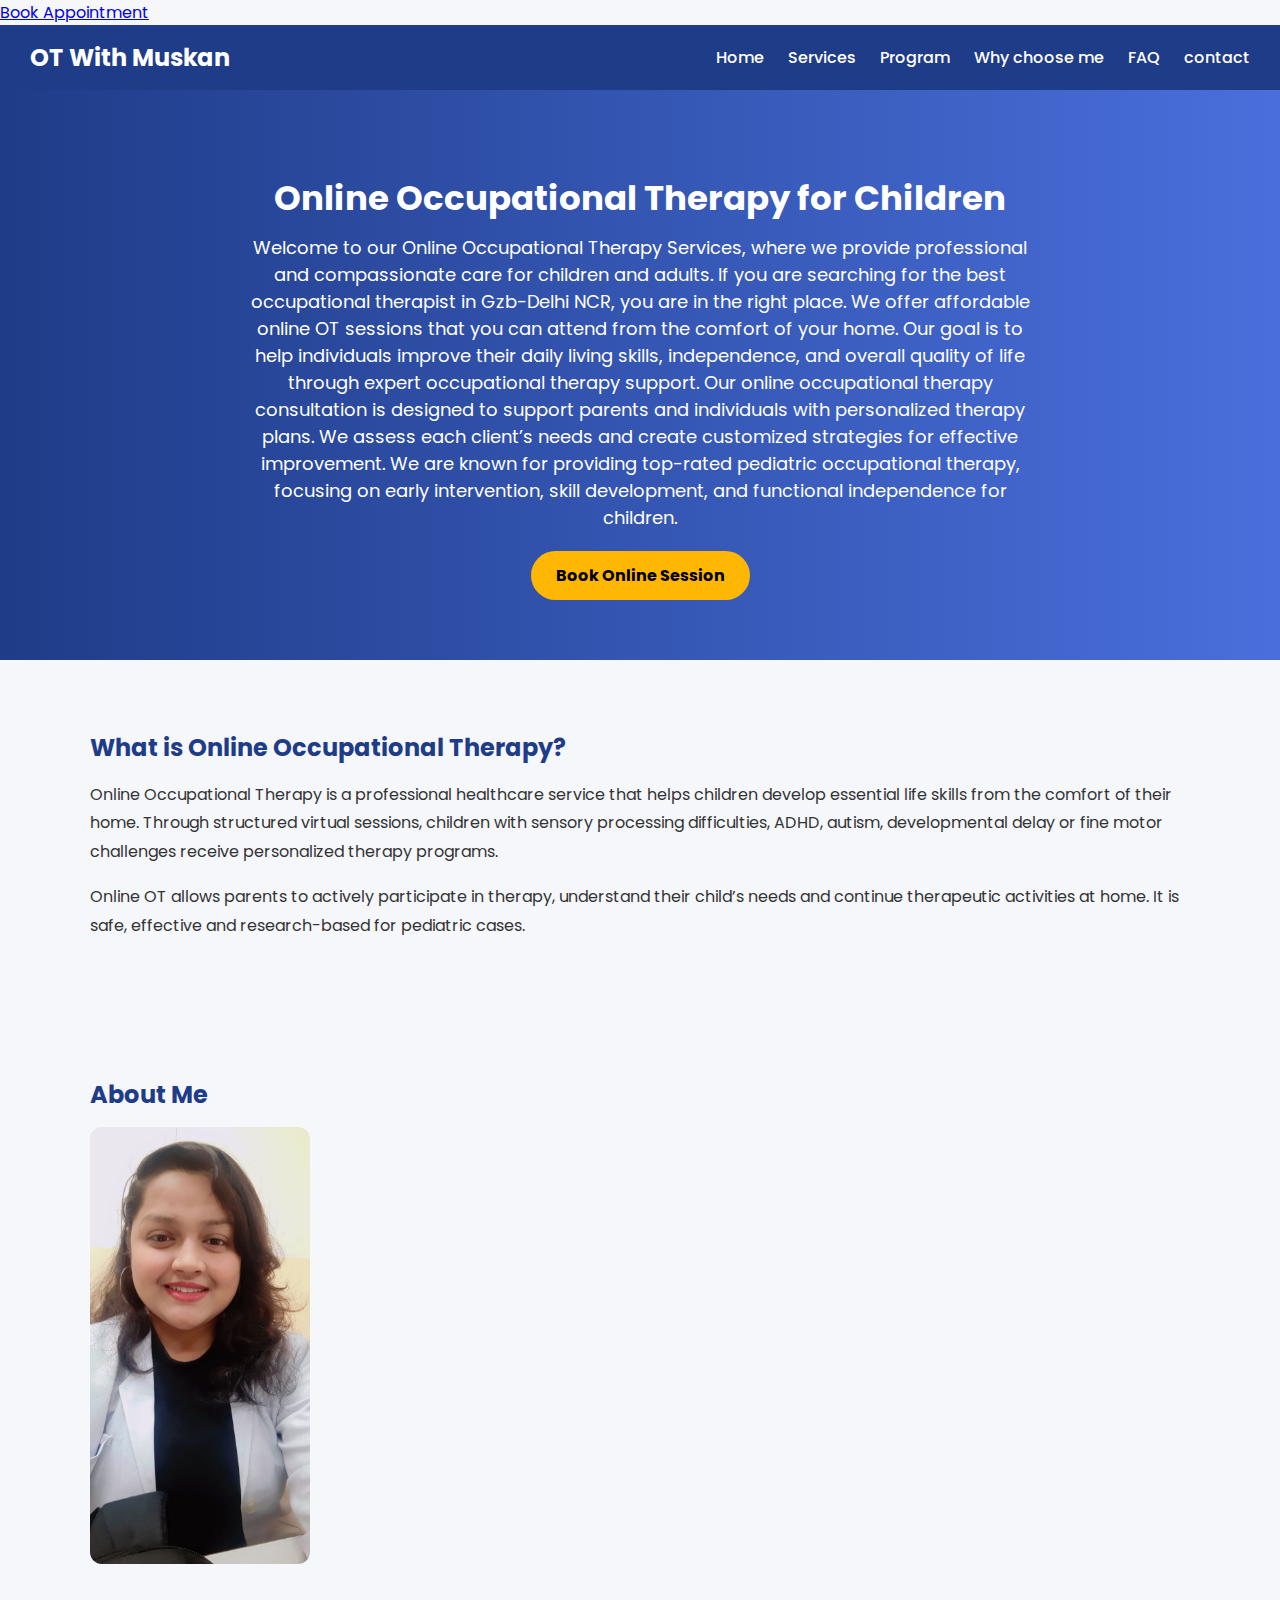
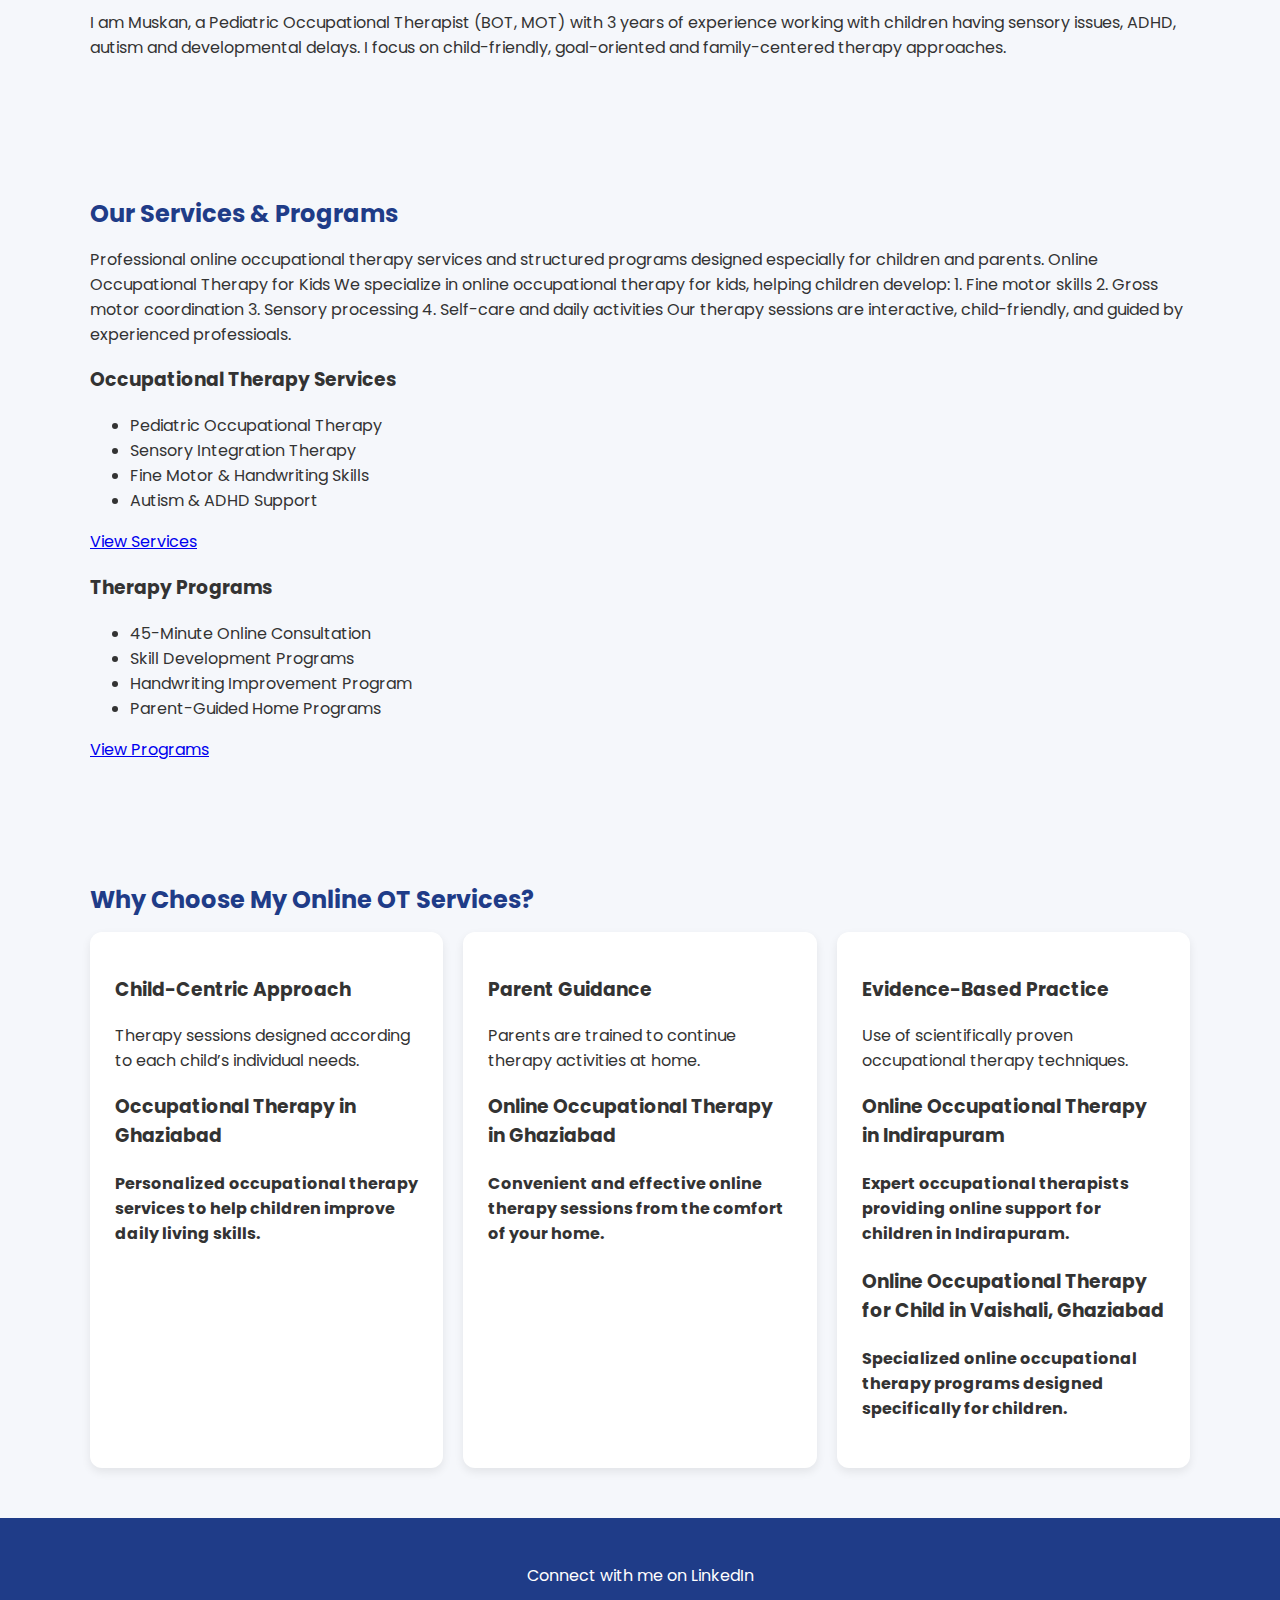
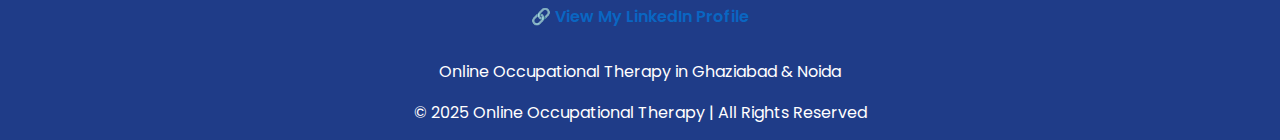
<file: index.html>
<!DOCTYPE html>
<html lang="en">
<head>
  <meta charset="UTF-8">
  <meta name="google-site-verification" content="bj5rQv3N8GSc-sTBqZ7uuMH0oEBHqq83A8IssiX3W_w"/>
  <title>Online Occupational Therapy for Kids | Pediatric OT Sessions</title>

  <!-- SEO META -->
  <meta name="description" content="Expert online pediatric occupational therapy services for children with sensory issues, ADHD, autism, fine motor delay & developmental delay. Personalized OT programs by Muskan (BOT, MOT).">
  <meta name="keywords" content="online occupational therapy, pediatric occupational therapy, sensory therapy online, OT for kids, ADHD OT, autism occupational therapy">
  <meta name="viewport" content="width=device-width, initial-scale=1.0">

  <!-- GOOGLE FONT -->
  <link href="https://fonts.googleapis.com/css2?family=Poppins:wght@300;400;600&display=swap" rel="stylesheet">

  <style>
    body {
      margin: 0;
      font-family: 'Poppins', sans-serif;
      background: #f5f7fb;
      color: #333;
    }

    /* NAVBAR */
    nav {
      background: #1f3c88;
      padding: 15px 30px;
      display: flex;
      justify-content: space-between;
      align-items: center;
    }

    nav h2 {
      color: #fff;
      margin: 0;
    }

    nav a {
      color: #fff;
      margin-left: 20px;
      text-decoration: none;
      font-weight: 500;
    }

    /* HERO */
    .hero {
      background: linear-gradient(to right, #1f3c88, #4a6fdc);
      color: #fff;
      padding: 60px 20px;
      text-align: center;
    }

    .hero h1 {
      font-size: 34px;
      margin-bottom: 10px;
    }

    .hero p {
      font-size: 18px;
      max-width: 800px;
      margin: auto;
    }

    .btn {
      display: inline-block;
      margin-top: 20px;
      background: #ffb703;
      color: #000;
      padding: 12px 25px;
      border-radius: 30px;
      font-weight: bold;
      text-decoration: none;
    }

    /* SECTION */
    .section {
      padding: 50px 20px;
      max-width: 1100px;
      margin: auto;
    }

    .section h2 {
      color: #1f3c88;
      margin-bottom: 15px;
    }

    /* ABOUT OT */
    .about-ot p {
      line-height: 1.8;
      font-size: 16px;
    }

    /* ABOUT ME */
    .about-me {
      display: flex;
      gap: 30px;
      align-items: center;
      flex-wrap: wrap;
    }

    .about-me img {
      width: 220px;
      border-radius: 12px;
    }

    /* WHY CHOOSE */
    .cards {
      display: grid;
      grid-template-columns: repeat(auto-fit, minmax(250px, 1fr));
      gap: 20px;
    }

    .card {
      background: #fff;
      padding: 25px;
      border-radius: 12px;
      box-shadow: 0 4px 10px rgba(0,0,0,0.08);
    }

    /* FOOTER */
    footer {
      background: #1f3c88;
      color: #fff;
      text-align: center;
      padding: 15px;
    }

    
  </style>
</head>
  <!-- Google Form Floating Button -->
<a 
  href="https://docs.google.com/forms/d/e/1FAIpQLSdyMuUWPi9CalqtgPubW4lsFG9orA9VaGuRTTgtri1zzvFpuw/viewform?usp=header" 
  class="form-float-btn" 
  target="_blank"
>
Book Appointment
</a>


<body>

<!-- NAV -->
<nav>
  <h2>OT With Muskan</h2>
  <div>
    <a href="index.html">Home</a>
    <a href="services.html">Services</a>
    <a href="program.html">Program</a>
    <a href="Why choose me.html">Why choose me</a>
    <a href="FAQ.html">FAQ</a>
    <a href="contact.html">contact</a>
  </div>
</nav>

<!-- HERO -->
<section class="hero">
  <h1>Online Occupational Therapy for Children</h1>
  <p>
    Welcome to our Online Occupational Therapy Services, where we provide professional
    and compassionate care for children and adults. 
    If you are searching for the best occupational therapist in Gzb-Delhi NCR, you are in the right place.
    We offer affordable online OT sessions that you can attend from the comfort of your home.
    Our goal is to help individuals improve their daily living skills, independence, and overall quality of life through expert occupational therapy support.
    Our online occupational therapy consultation is designed to support parents and individuals with personalized therapy plans.
    We assess each client’s needs and create customized strategies for effective improvement.
    We are known for providing top-rated pediatric occupational therapy, focusing on early intervention, skill development, and functional independence for children.
  </p>
  <a href="program.html" class="btn">Book Online Session</a>
</section>

<!-- ABOUT OT -->
<section class="section about-ot">
  <h2>What is Online Occupational Therapy?</h2>
  <p>
    Online Occupational Therapy is a professional healthcare service that helps
    children develop essential life skills from the comfort of their home.
    Through structured virtual sessions, children with sensory processing
    difficulties, ADHD, autism, developmental delay or fine motor challenges
    receive personalized therapy programs.
  </p>
  <p>
    Online OT allows parents to actively participate in therapy, understand
    their child’s needs and continue therapeutic activities at home. It is
    safe, effective and research-based for pediatric cases.
  </p>
</section>

<!-- ABOUT ME SHORT -->
<section class="section">
  <h2>About Me</h2>
  <div class="about-me">
    <img src="profile.jpg" alt="Pediatric Occupational Therapist">
    <p>
      I am Muskan, a Pediatric Occupational Therapist (BOT, MOT) with 3 years
      of experience working with children having sensory issues, ADHD, autism
      and developmental delays. I focus on child-friendly, goal-oriented and
      family-centered therapy approaches.
    </p>
  </div>
</section>

  <!-- SERVICES & PROGRAMS PREVIEW -->
<section class="section home-preview">
  <div class="container">

    <h2 class="center-heading">Our Services & Programs</h2>
    <p class="center-text">
      Professional online occupational therapy services and structured programs
      designed especially for children and parents.
      Online Occupational Therapy for Kids
      We specialize in online occupational therapy for kids, helping children develop:
      1. Fine motor skills
      2. Gross motor coordination
      3. Sensory processing
      4. Self-care and daily activities
      Our therapy sessions are interactive, child-friendly, and guided by experienced professioals.
    </p>

    <div class="preview-grid">

      <!-- SERVICES -->
      <div class="preview-card">
        <h3>Occupational Therapy Services</h3>
        <ul>
          <li>Pediatric Occupational Therapy</li>
          <li>Sensory Integration Therapy</li>
          <li>Fine Motor & Handwriting Skills</li>
          <li>Autism & ADHD Support</li>
        </ul>
        <a href="services.html" class="btn-primary">View Services</a>
      </div>

      <!-- PROGRAMS -->
      <div class="preview-card">
        <h3>Therapy Programs</h3>
        <ul>
          <li>45-Minute Online Consultation</li>
          <li>Skill Development Programs</li>
          <li>Handwriting Improvement Program</li>
          <li>Parent-Guided Home Programs</li>
        </ul>
        <a href="program.html" class="btn-primary">View Programs</a>
      </div>

    </div>

  
  </div>
</section>


<!-- WHY CHOOSE -->
<section class="section">
  <h2>Why Choose My Online OT Services?</h2>
  <div class="cards">
    <div class="card">
      <h3>Child-Centric Approach</h3>
      <p>Therapy sessions designed according to each child’s individual needs.</p>
      <h3>Occupational Therapy in Ghaziabad</h3>
      <h4>Personalized occupational therapy services to help children improve daily living skills.</h4>
      </div>
      <div class="card">
      <h3>Parent Guidance</h3>
      <p>Parents are trained to continue therapy activities at home.</p>
      <h3>Online Occupational Therapy in Ghaziabad</h3>    
      <h4>Convenient and effective online therapy sessions from the comfort of your home.</h4>
      </div>
      <div class="card">
      <h3>Evidence-Based Practice</h3>
      <p>Use of scientifically proven occupational therapy techniques.</p>
      <h3>Online Occupational Therapy in Indirapuram</h3>
      <h4>Expert occupational therapists providing online support for children in Indirapuram.</h4>
      <h3>Online Occupational Therapy for Child in Vaishali, Ghaziabad</h3>
      <h4>Specialized online occupational therapy programs designed specifically for children.</h4>
      </div>
     </div>
</section>

<!-- FOOTER -->
<footer>
  <div style="text-align:center; margin: 30px 0;">
  <p style="font-size:16px;">Connect with me on LinkedIn</p>
  <a href="https://www.linkedin.com/in/muskan-saini-85656321a/" target="_blank"
     style="text-decoration:none; color:#0A66C2; font-weight:600;">
    🔗 View My LinkedIn Profile
  </a>
</div>

  <p>
  <a href="online-occupational-therapy-ghaziabad-noida.html" style="color:#ffffff; text-decoration:none;">
    Online Occupational Therapy in Ghaziabad & Noida
  </a>
</p>

  © 2025 Online Occupational Therapy | All Rights Reserved
</footer>



</body>
</html>
</file>
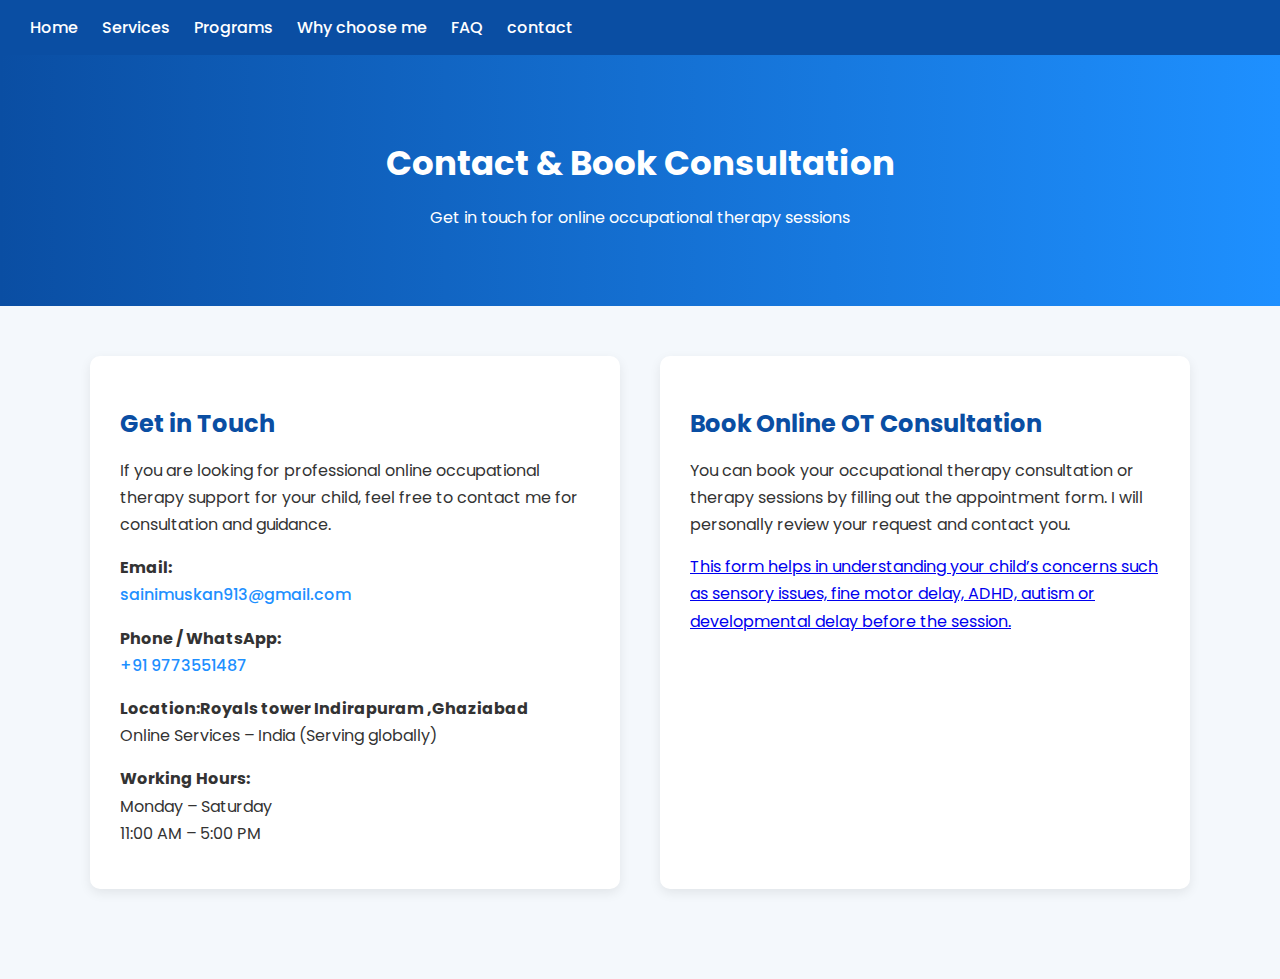
<file: contact.html>
<!DOCTYPE html>
<html lang="en">
<head>
  <meta charset="UTF-8">
  <title>Contact Online Occupational Therapist | Book OT Consultation</title>

  <!-- SEO Meta -->
  <meta name="description" content="Contact Muskan, certified pediatric occupational therapist for online OT consultation, therapy sessions, sensory integration and child development support. Book appointments easily.">
  <meta name="keywords" content="contact occupational therapist, online OT consultation, pediatric OT contact, sensory therapy online, book OT session">
  <meta name="viewport" content="width=device-width, initial-scale=1.0">

  <!-- Google Font -->
  <link href="https://fonts.googleapis.com/css2?family=Poppins:wght@300;400;600&display=swap" rel="stylesheet">

  <!-- CSS -->
  <style>
    body {
      margin: 0;
      font-family: 'Poppins', sans-serif;
      background-color: #f4f8fc;
      color: #333;
    }

    /* Navbar */
    nav {
      background-color: #0a4ea3;
      padding: 15px 30px;
    }
    nav a {
      color: #fff;
      margin-right: 20px;
      text-decoration: none;
      font-weight: 500;
    }

    /* Page Header */
    .page-header {
      background: linear-gradient(90deg, #0a4ea3, #1e90ff);
      color: white;
      padding: 60px 20px;
      text-align: center;
    }
    .page-header h1 {
      font-size: 34px;
      margin-bottom: 10px;
    }

    /* Section */
    .section {
      max-width: 1100px;
      margin: auto;
      padding: 50px 20px;
      display: grid;
      grid-template-columns: 1fr 1fr;
      gap: 40px;
    }

    .card {
      background: white;
      padding: 30px;
      border-radius: 10px;
      box-shadow: 0 4px 12px rgba(0,0,0,0.08);
    }

    .card h2 {
      color: #0a4ea3;
      margin-bottom: 15px;
    }

    .card p {
      line-height: 1.7;
      margin-bottom: 12px;
    }

    /* Contact Links */
    .contact-link a {
      color: #1e90ff;
      font-weight: 500;
      text-decoration: none;
    }

    /* Google Form Button */
    .form-button {
      display: inline-block;
      margin-top: 15px;
      background: #1e90ff;
      color: white;
      padding: 12px 22px;
      border-radius: 6px;
      text-decoration: none;
      font-weight: 600;
    }

    /* Responsive */
    @media (max-width: 768px) {
      .section {
        grid-template-columns: 1fr;
      }
    }
  </style>
</head>

<body>

<!-- NAVBAR -->
<nav>
  <a href="index.html">Home</a>
  <a href="services.html">Services</a>
  <a href="program.html">Programs</a>
  <a href="Why choose me.html">Why choose me</a>
  <a href="faq.html">FAQ</a>
  <a href="contact.html">contact</a>
</nav>

<!-- HEADER -->
<div class="page-header">
  <h1>Contact & Book Consultation</h1>
  <p>Get in touch for online occupational therapy sessions</p>
</div>

<!-- MAIN CONTENT -->
<div class="section">

  <!-- CONTACT INFO -->
  <div class="card">
    <h2>Get in Touch</h2>
    <p>If you are looking for professional online occupational therapy support for your child, feel free to contact me for consultation and guidance.</p>

    <p class="contact-link"><strong>Email:</strong><br>
      <a href="sainimuskan913@gmail.com">sainimuskan913@gmail.com</a>
    </p>

    <p class="contact-link"><strong>Phone / WhatsApp:</strong><br>
      <a href="tel:+919876543210">+91 9773551487</a>
    </p>

    <p><strong>Location:Royals tower Indirapuram ,Ghaziabad</strong><br>
      Online Services – India (Serving globally)
    </p>

    <p><strong>Working Hours:</strong><br>
      Monday – Saturday<br>
      11:00 AM – 5:00 PM
    </p>
  </div>

  <!-- BOOKING -->
  <div class="card">
    <h2>Book Online OT Consultation</h2>
    <p>You can book your occupational therapy consultation or therapy sessions by filling out the appointment form. I will personally review your request and contact you.</p>

    <!-- Google Form Link -->
    <a href="https://docs.google.com/forms/d/e/1FAIpQLSdyMuUWPi9CalqtgPubW4lsFG9orA9VaGuRTTgtri1zzvFpuw/viewform?usp=header"
      Book Consultation via Form
    </a>

    <p style="margin-top:15px;">
      This form helps in understanding your child’s concerns such as sensory issues, fine motor delay, ADHD, autism or developmental delay before the session.
    </p>
  </div>

</div>

</body>
</html>
</file>
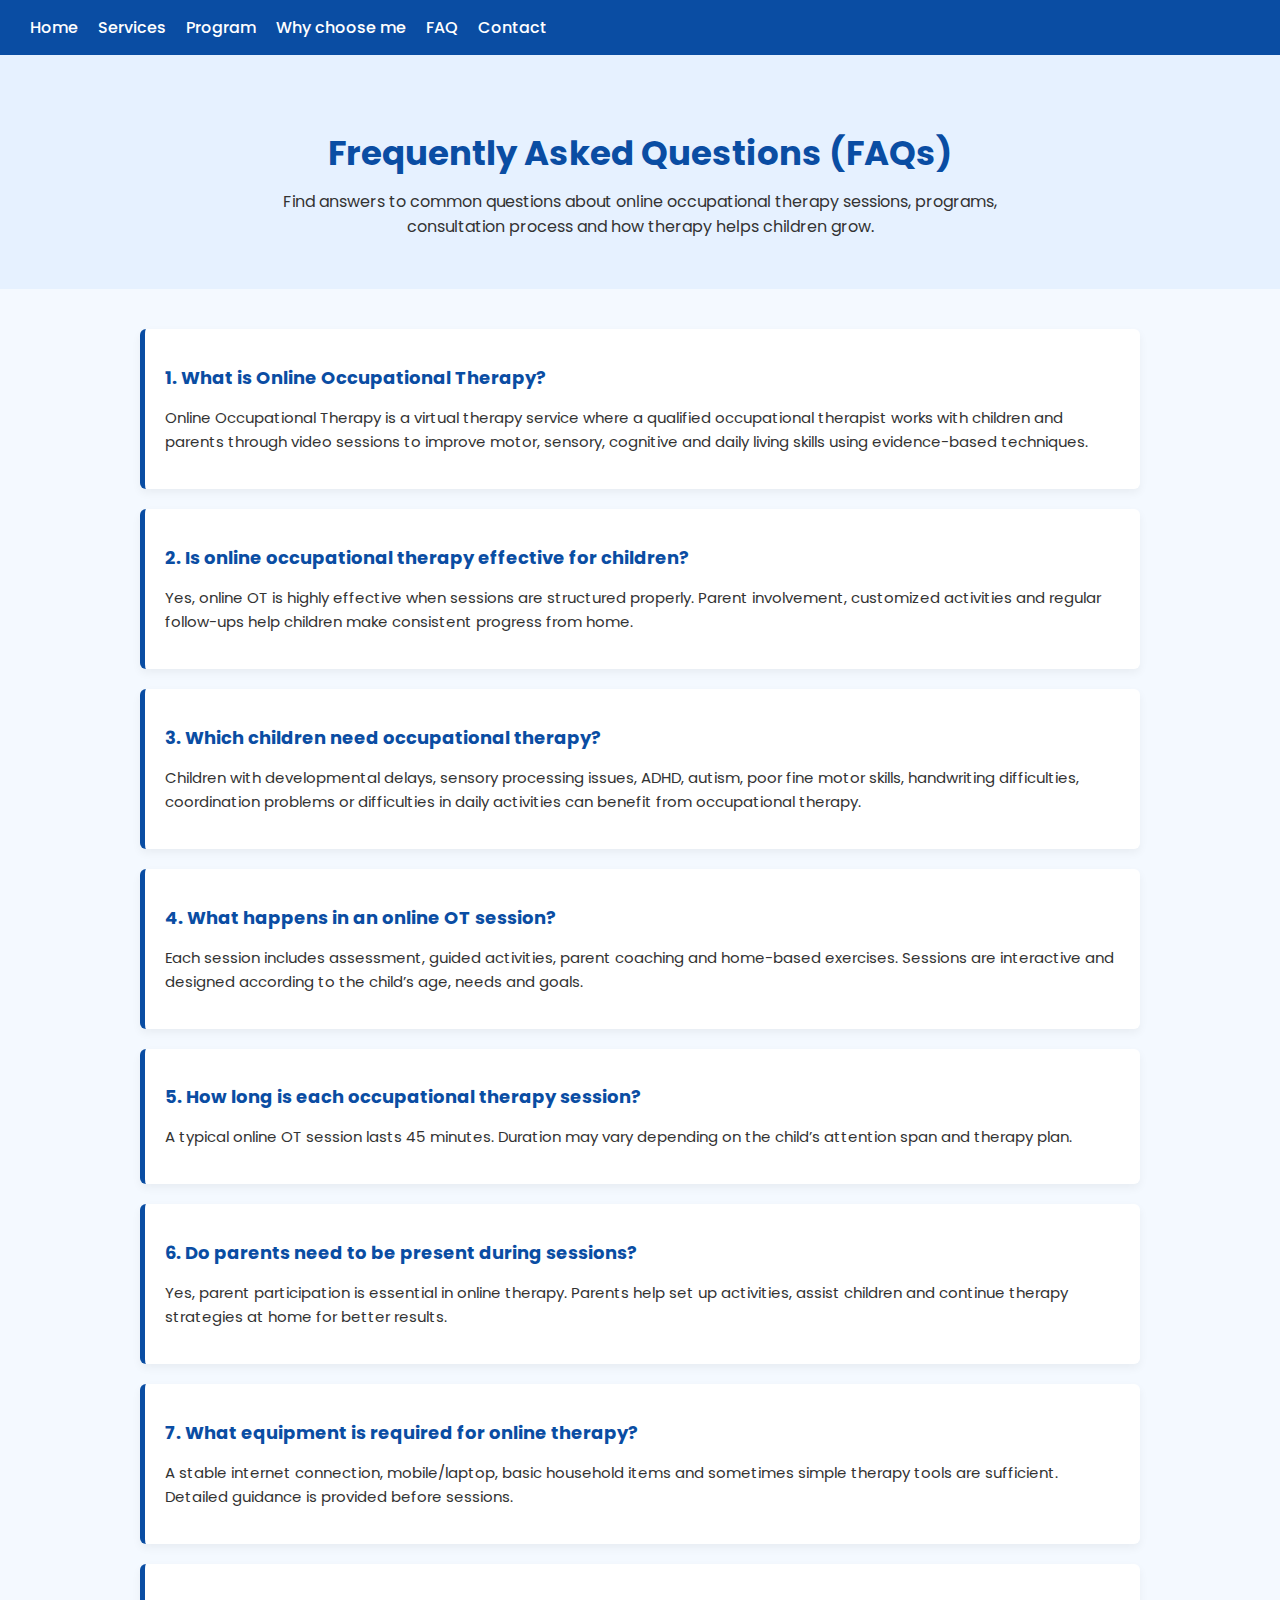
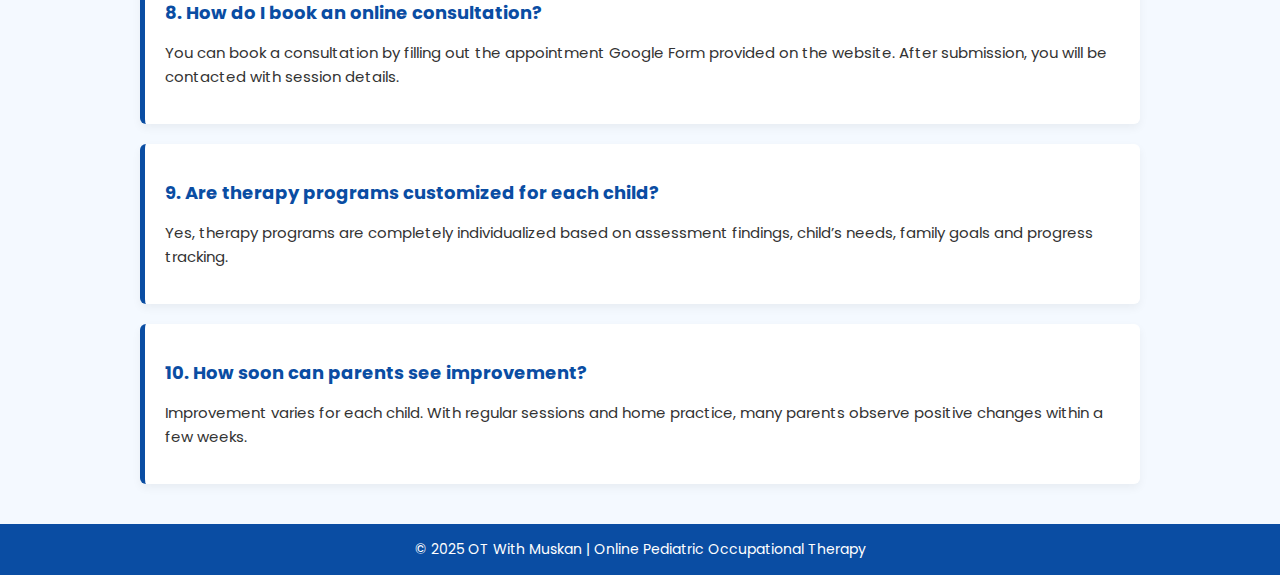
<file: FAQ.html>
<!DOCTYPE html>
<html lang="en">
<head>
  <meta charset="UTF-8">
  <meta name="viewport" content="width=device-width, initial-scale=1.0">

  <title>FAQs – Online Occupational Therapy for Children | OT With Muskan</title>

  <meta name="description" content="Frequently Asked Questions about online pediatric occupational therapy, sessions, programs, consultation process, fees, benefits and parental involvement.">

  <!-- GOOGLE FONT -->
  <link href="https://fonts.googleapis.com/css2?family=Poppins:wght@300;400;500;600&display=swap" rel="stylesheet">

  <style>
    body {
      margin: 0;
      font-family: 'Poppins', sans-serif;
      background-color: #f4f9ff;
      color: #333;
    }

    /* NAVBAR */
    .navbar {
      background-color: #0a4da3;
      padding: 15px 30px;
    }

    .navbar ul {
      list-style: none;
      margin: 0;
      padding: 0;
      display: flex;
      gap: 20px;
    }

    .navbar ul li a {
      color: #ffffff;
      text-decoration: none;
      font-weight: 500;
    }

    .navbar ul li a:hover {
      text-decoration: underline;
    }

    /* PAGE HEADER */
    .page-header {
      background-color: #e6f1ff;
      padding: 50px 20px;
      text-align: center;
    }

    .page-header h1 {
      color: #0a4da3;
      font-size: 34px;
      margin-bottom: 10px;
    }

    .page-header p {
      max-width: 800px;
      margin: auto;
      font-size: 16px;
    }

    /* FAQ SECTION */
    .faq-section {
      max-width: 1000px;
      margin: 40px auto;
      padding: 0 20px;
    }

    .faq-item {
      background: #ffffff;
      border-left: 5px solid #0a4da3;
      padding: 20px;
      margin-bottom: 20px;
      border-radius: 6px;
      box-shadow: 0 4px 10px rgba(0,0,0,0.05);
    }

    .faq-item h2 {
      font-size: 18px;
      color: #0a4da3;
      margin-bottom: 8px;
    }

    .faq-item p {
      font-size: 15px;
      line-height: 1.6;
    }

    /* FOOTER */
    footer {
      background-color: #0a4da3;
      color: #fff;
      text-align: center;
      padding: 15px;
      margin-top: 40px;
      font-size: 14px;
    }
  </style>
</head>

<body>

  <!-- NAVBAR -->
  <div class="navbar">
    <ul>
      <li><a href="index.html">Home</a></li>
      <li><a href="services.html">Services</a></li>
      <li><a href="program.html">Program</a></li>
      <li><a href="Why choose me.html">Why choose me</a></li>
      <li><a href="faq.html">FAQ</a></li>
      <li><a href="contact.html">Contact</a></li>
    </ul>
  </div>

  <!-- HEADER -->
  <div class="page-header">
    <h1>Frequently Asked Questions (FAQs)</h1>
    <p>
      Find answers to common questions about online occupational therapy sessions,
      programs, consultation process and how therapy helps children grow.
    </p>
  </div>

  <!-- FAQ CONTENT -->
  <div class="faq-section">

    <div class="faq-item">
      <h2>1. What is Online Occupational Therapy?</h2>
      <p>
        Online Occupational Therapy is a virtual therapy service where a qualified occupational therapist
        works with children and parents through video sessions to improve motor, sensory, cognitive and
        daily living skills using evidence-based techniques.
      </p>
    </div>

    <div class="faq-item">
      <h2>2. Is online occupational therapy effective for children?</h2>
      <p>
        Yes, online OT is highly effective when sessions are structured properly. Parent involvement,
        customized activities and regular follow-ups help children make consistent progress from home.
      </p>
    </div>

    <div class="faq-item">
      <h2>3. Which children need occupational therapy?</h2>
      <p>
        Children with developmental delays, sensory processing issues, ADHD, autism, poor fine motor skills,
        handwriting difficulties, coordination problems or difficulties in daily activities can benefit
        from occupational therapy.
      </p>
    </div>

    <div class="faq-item">
      <h2>4. What happens in an online OT session?</h2>
      <p>
        Each session includes assessment, guided activities, parent coaching and home-based exercises.
        Sessions are interactive and designed according to the child’s age, needs and goals.
      </p>
    </div>

    <div class="faq-item">
      <h2>5. How long is each occupational therapy session?</h2>
      <p>
        A typical online OT session lasts 45 minutes. Duration may vary depending on the child’s attention
        span and therapy plan.
      </p>
    </div>

    <div class="faq-item">
      <h2>6. Do parents need to be present during sessions?</h2>
      <p>
        Yes, parent participation is essential in online therapy. Parents help set up activities,
        assist children and continue therapy strategies at home for better results.
      </p>
    </div>

    <div class="faq-item">
      <h2>7. What equipment is required for online therapy?</h2>
      <p>
        A stable internet connection, mobile/laptop, basic household items and sometimes simple therapy
        tools are sufficient. Detailed guidance is provided before sessions.
      </p>
    </div>

    <div class="faq-item">
      <h2>8. How do I book an online consultation?</h2>
      <p>
        You can book a consultation by filling out the appointment Google Form provided on the website.
        After submission, you will be contacted with session details.
      </p>
    </div>

    <div class="faq-item">
      <h2>9. Are therapy programs customized for each child?</h2>
      <p>
        Yes, therapy programs are completely individualized based on assessment findings, child’s needs,
        family goals and progress tracking.
      </p>
    </div>

    <div class="faq-item">
      <h2>10. How soon can parents see improvement?</h2>
      <p>
        Improvement varies for each child. With regular sessions and home practice, many parents observe
        positive changes within a few weeks.
      </p>
    </div>

  </div>

  <!-- FOOTER -->
  <footer>
    © 2025 OT With Muskan | Online Pediatric Occupational Therapy
  </footer>

</body>
</html>
</file>
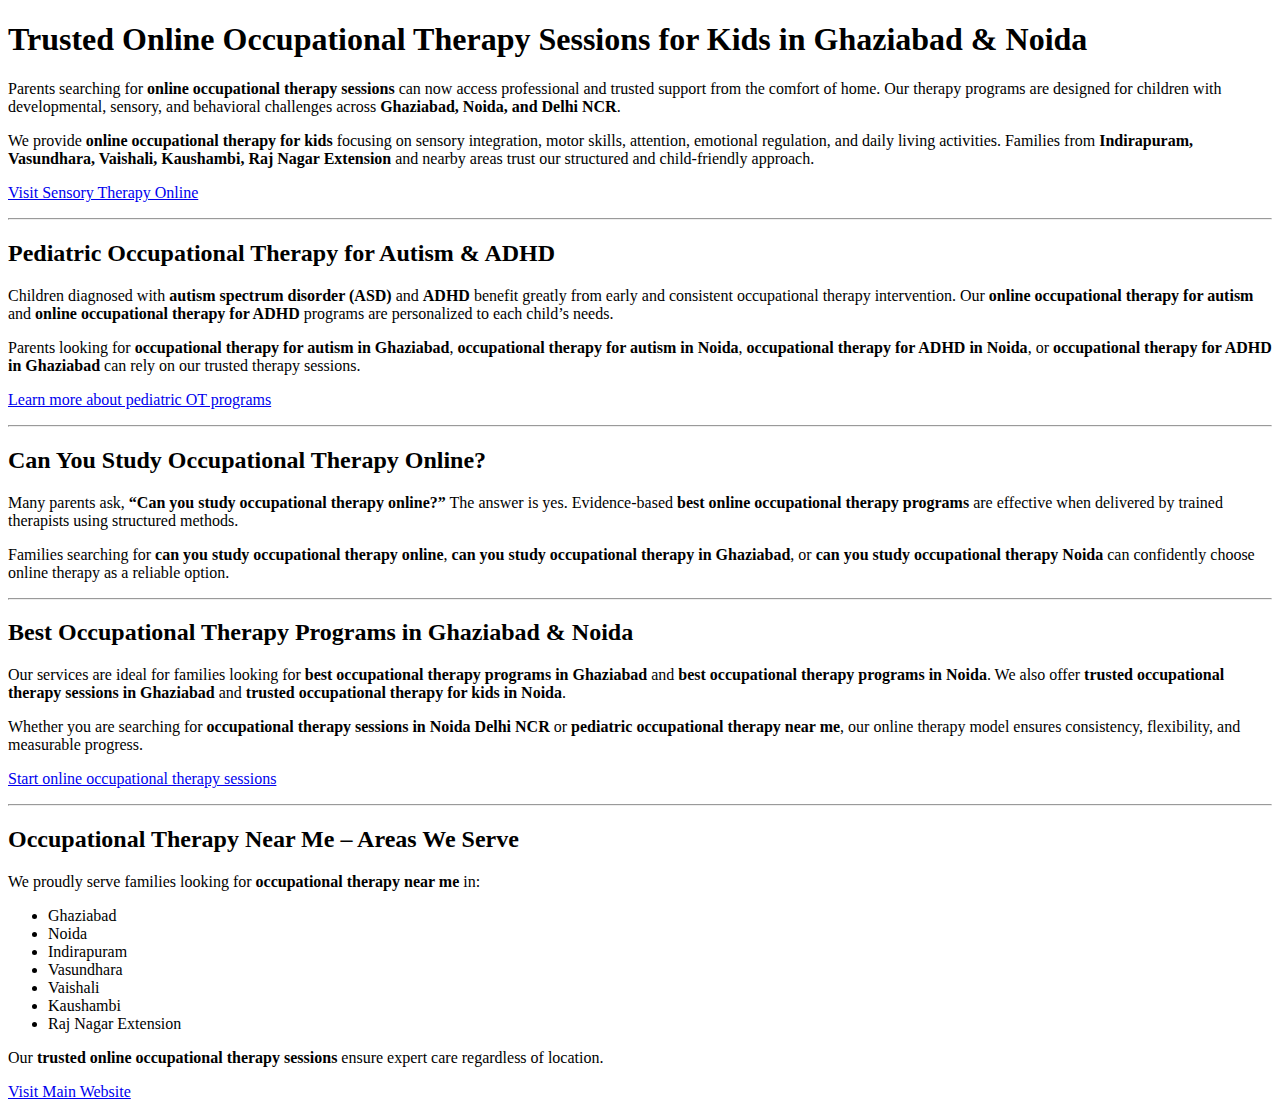
<file: online-occupational-therapy-ghaziabad-noida.html>
<!DOCTYPE html>
<html lang="en">
<head>
    <meta charset="UTF-8">
    <title>Online Occupational Therapy Sessions for Kids in Ghaziabad & Noida | Trusted Pediatric OT</title>

    <meta name="description" content="Trusted online occupational therapy sessions for kids. Pediatric occupational therapy for autism and ADHD in Ghaziabad, Noida, Indirapuram, Vasundhara, Vaishali, Kaushambi and Raj Nagar Extension. Best online occupational therapy programs near me.">

    <meta name="keywords" content="
    online occupational therapy sessions,
    can you study occupational therapy online,
    best online occupational therapy programs,
    online occupational therapy for kids,
    trusted online occupational therapy sessions,
    online occupational therapy for autism,
    online occupational therapy for adhd,
    pediatric occupational therapy in ghaziabad,
    trusted occupational therapy sessions in Ghaziabad,
    best occupational therapy programs in Ghaziabad,
    occupational therapy sessions in Noida Delhi NCR,
    can you study occupational therapy Noida,
    can you study occupational therapy in Ghaziabad,
    best occupational therapy programs in Noida,
    trusted occupational therapy for kids in Noida,
    occupational therapy for autism in Ghaziabad,
    occupational therapy for autism in Noida,
    occupational therapy for adhd in Noida,
    occupational therapy for adhd in Ghaziabad,
    occupational therapy near me,
    pediatric occupational therapy near me,
    occupational therapy Indirapuram,
    occupational therapy Vasundhara,
    occupational therapy Vaishali,
    occupational therapy Kaushambi,
    occupational therapy Raj Nagar Extension
    ">

    <meta name="robots" content="index, follow">
    <meta name="viewport" content="width=device-width, initial-scale=1.0">
</head>

<body>

<h1>Trusted Online Occupational Therapy Sessions for Kids in Ghaziabad & Noida</h1>

<p>
Parents searching for <strong>online occupational therapy sessions</strong> can now access professional and trusted support from the comfort of home. Our therapy programs are designed for children with developmental, sensory, and behavioral challenges across <strong>Ghaziabad, Noida, and Delhi NCR</strong>.
</p>

<p>
We provide <strong>online occupational therapy for kids</strong> focusing on sensory integration, motor skills, attention, emotional regulation, and daily living activities. Families from <strong>Indirapuram, Vasundhara, Vaishali, Kaushambi, Raj Nagar Extension</strong> and nearby areas trust our structured and child-friendly approach.
</p>

<p>
<a href="https://muskanot.github.io/sensory-therapy-online-/" title="Trusted Online Occupational Therapy Sessions">
Visit Sensory Therapy Online
</a>
</p>

<hr>

<h2>Pediatric Occupational Therapy for Autism & ADHD</h2>

<p>
Children diagnosed with <strong>autism spectrum disorder (ASD)</strong> and <strong>ADHD</strong> benefit greatly from early and consistent occupational therapy intervention. Our <strong>online occupational therapy for autism</strong> and <strong>online occupational therapy for ADHD</strong> programs are personalized to each child’s needs.
</p>

<p>
Parents looking for <strong>occupational therapy for autism in Ghaziabad</strong>, <strong>occupational therapy for autism in Noida</strong>, <strong>occupational therapy for ADHD in Noida</strong>, or <strong>occupational therapy for ADHD in Ghaziabad</strong> can rely on our trusted therapy sessions.
</p>

<p>
<a href="https://muskanot.github.io/sensory-therapy-online-/" title="Pediatric Occupational Therapy for Autism and ADHD">
Learn more about pediatric OT programs
</a>
</p>

<hr>

<h2>Can You Study Occupational Therapy Online?</h2>

<p>
Many parents ask, <strong>“Can you study occupational therapy online?”</strong> The answer is yes. Evidence-based <strong>best online occupational therapy programs</strong> are effective when delivered by trained therapists using structured methods.
</p>

<p>
Families searching for <strong>can you study occupational therapy online</strong>, <strong>can you study occupational therapy in Ghaziabad</strong>, or <strong>can you study occupational therapy Noida</strong> can confidently choose online therapy as a reliable option.
</p>

<hr>

<h2>Best Occupational Therapy Programs in Ghaziabad & Noida</h2>

<p>
Our services are ideal for families looking for <strong>best occupational therapy programs in Ghaziabad</strong> and <strong>best occupational therapy programs in Noida</strong>. We also offer <strong>trusted occupational therapy sessions in Ghaziabad</strong> and <strong>trusted occupational therapy for kids in Noida</strong>.
</p>

<p>
Whether you are searching for <strong>occupational therapy sessions in Noida Delhi NCR</strong> or <strong>pediatric occupational therapy near me</strong>, our online therapy model ensures consistency, flexibility, and measurable progress.
</p>

<p>
<a href="https://muskanot.github.io/sensory-therapy-online-/" title="Best Online Occupational Therapy Programs Near Me">
Start online occupational therapy sessions
</a>
</p>

<hr>

<h2>Occupational Therapy Near Me – Areas We Serve</h2>

<p>
We proudly serve families looking for <strong>occupational therapy near me</strong> in:
</p>

<ul>
    <li>Ghaziabad</li>
    <li>Noida</li>
    <li>Indirapuram</li>
    <li>Vasundhara</li>
    <li>Vaishali</li>
    <li>Kaushambi</li>
    <li>Raj Nagar Extension</li>
</ul>

<p>
Our <strong>trusted online occupational therapy sessions</strong> ensure expert care regardless of location.
</p>

<p>
<a href="https://muskanot.github.io/sensory-therapy-online-/" title="Trusted Occupational Therapy Sessions Near Me">
Visit Main Website
</a>
</p>

</body>
</html>
</file>
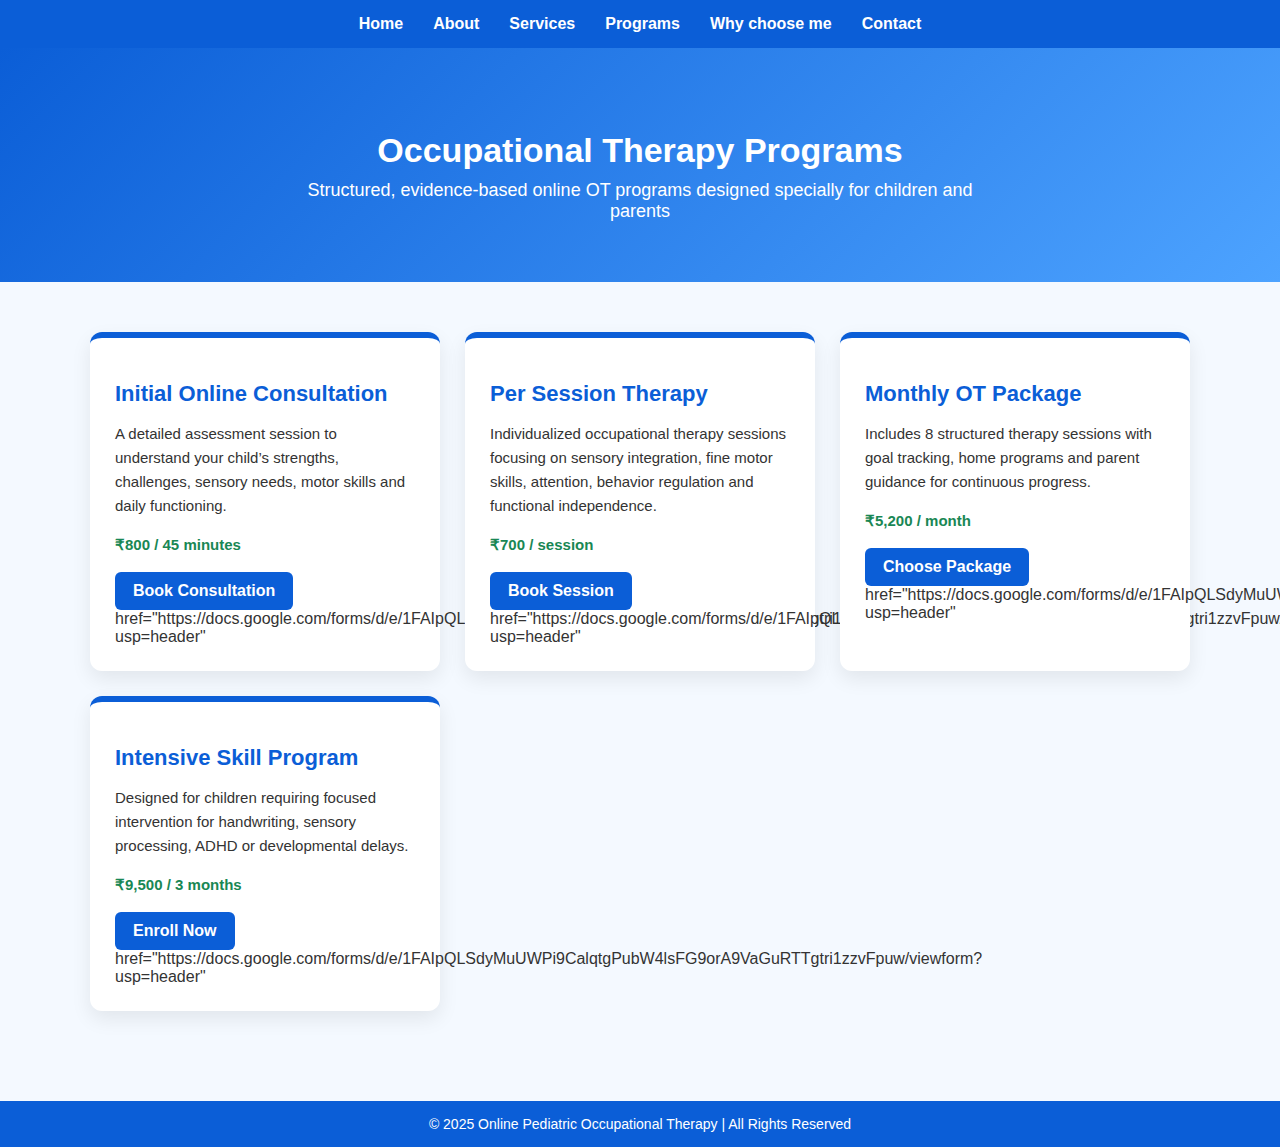
<file: program.html>
<!DOCTYPE html>
<html lang="en">
<head>
<meta charset="UTF-8">
<meta name="viewport" content="width=device-width, initial-scale=1.0">

<title>Online Occupational Therapy Programs & Packages | Pediatric OT</title>

<meta name="description" content="Explore online pediatric occupational therapy programs including consultation, per-session therapy and affordable OT packages for children with sensory, motor, ADHD and developmental needs.">

<style>
/* ===== GLOBAL STYLES ===== */
body {
  margin: 0;
  font-family: 'Segoe UI', Arial, sans-serif;
  background-color: #f4f9ff;
  color: #333;
}

/* ===== NAVBAR ===== */
nav {
  background-color: #0b5ed7;
  padding: 15px 30px;
}
nav ul {
  list-style: none;
  display: flex;
  justify-content: center;
  padding: 0;
  margin: 0;
}
nav ul li {
  margin: 0 15px;
}
nav ul li a {
  color: #ffffff;
  text-decoration: none;
  font-weight: 600;
  font-size: 16px;
}
nav ul li a:hover {
  text-decoration: underline;
}

/* ===== PAGE HEADER ===== */
.page-header {
  background: linear-gradient(135deg, #0b5ed7, #4da3ff);
  color: #fff;
  text-align: center;
  padding: 60px 20px;
}
.page-header h1 {
  font-size: 34px;
  margin-bottom: 10px;
}
.page-header p {
  font-size: 18px;
  max-width: 700px;
  margin: auto;
}

/* ===== SECTION ===== */
.section {
  max-width: 1100px;
  margin: auto;
  padding: 50px 20px;
}

/* ===== PROGRAM CARDS ===== */
.program-grid {
  display: grid;
  grid-template-columns: repeat(auto-fit, minmax(280px, 1fr));
  gap: 25px;
}

.program-card {
  background-color: #ffffff;
  border-radius: 12px;
  padding: 25px;
  box-shadow: 0 8px 20px rgba(0,0,0,0.08);
  border-top: 6px solid #0b5ed7;
}

.program-card h2 {
  color: #0b5ed7;
  font-size: 22px;
  margin-bottom: 10px;
}

.program-card p {
  font-size: 15px;
  line-height: 1.6;
}

.price {
  font-size: 20px;
  font-weight: bold;
  color: #198754;
  margin: 15px 0;
}

/* ===== BUTTON ===== */
.button {
  display: inline-block;
  background-color: #0b5ed7;
  color: #fff;
  padding: 10px 18px;
  border-radius: 6px;
  text-decoration: none;
  font-weight: 600;
}
.button:hover {
  background-color: #084298;
}

/* ===== FOOTER ===== */
footer {
  background-color: #0b5ed7;
  color: white;
  text-align: center;
  padding: 15px;
  margin-top: 40px;
  font-size: 14px;
}
</style>
</head>

<body>

<!-- NAVBAR -->
<nav>
  <ul>
    <li><a href="index.html">Home</a></li>
    <li><a href="about.html">About</a></li>
    <li><a href="services.html">Services</a></li>
    <li><a href="program.html">Programs</a></li>
    <li><a href="Why choose me.html">Why choose me</a></li>
    <li><a href="contact.html">Contact</a></li>
  </ul>
</nav>

<!-- HEADER -->
<div class="page-header">
  <h1>Occupational Therapy Programs</h1>
  <p>Structured, evidence-based online OT programs designed specially for children and parents</p>
</div>

<!-- CONTENT -->
<section class="section">

  <div class="program-grid">

    <!-- CONSULTATION -->
    <div class="program-card">
      <h2>Initial Online Consultation</h2>
      <p>
        A detailed assessment session to understand your child’s strengths, challenges,
        sensory needs, motor skills and daily functioning.
      </p>
      <p class="price">₹800 / 45 minutes</p>
      <a href="contact.html" class="button">Book Consultation</a>
      href="https://docs.google.com/forms/d/e/1FAIpQLSdyMuUWPi9CalqtgPubW4lsFG9orA9VaGuRTTgtri1zzvFpuw/viewform?usp=header" 
    </div>

    <!-- PER SESSION -->
    <div class="program-card">
      <h2>Per Session Therapy</h2>
      <p>
        Individualized occupational therapy sessions focusing on sensory integration,
        fine motor skills, attention, behavior regulation and functional independence.
      </p>
      <p class="price">₹700 / session</p>
      <a href="contact.html" class="button">Book Session</a> 
      href="https://docs.google.com/forms/d/e/1FAIpQLSdyMuUWPi9CalqtgPubW4lsFG9orA9VaGuRTTgtri1zzvFpuw/viewform?usp=header" 
    </div>

    <!-- PACKAGE 1 -->
    <div class="program-card">
      <h2>Monthly OT Package</h2>
      <p>
        Includes 8 structured therapy sessions with goal tracking, home programs
        and parent guidance for continuous progress.
      </p>
      <p class="price">₹5,200 / month</p>
      <a href="contact.html" class="button">Choose Package</a>
      href="https://docs.google.com/forms/d/e/1FAIpQLSdyMuUWPi9CalqtgPubW4lsFG9orA9VaGuRTTgtri1zzvFpuw/viewform?usp=header" 
    </div>

    <!-- PACKAGE 2 -->
    <div class="program-card">
      <h2>Intensive Skill Program</h2>
      <p>
        Designed for children requiring focused intervention for handwriting,
        sensory processing, ADHD or developmental delays.
      </p>
      <p class="price">₹9,500 / 3 months</p>
      <a href="contact.html" class="button">Enroll Now</a>
      href="https://docs.google.com/forms/d/e/1FAIpQLSdyMuUWPi9CalqtgPubW4lsFG9orA9VaGuRTTgtri1zzvFpuw/viewform?usp=header" 
    </div>

  </div>

</section>

<footer>
  © 2025 Online Pediatric Occupational Therapy | All Rights Reserved
</footer>

</body>
</html>
</file>
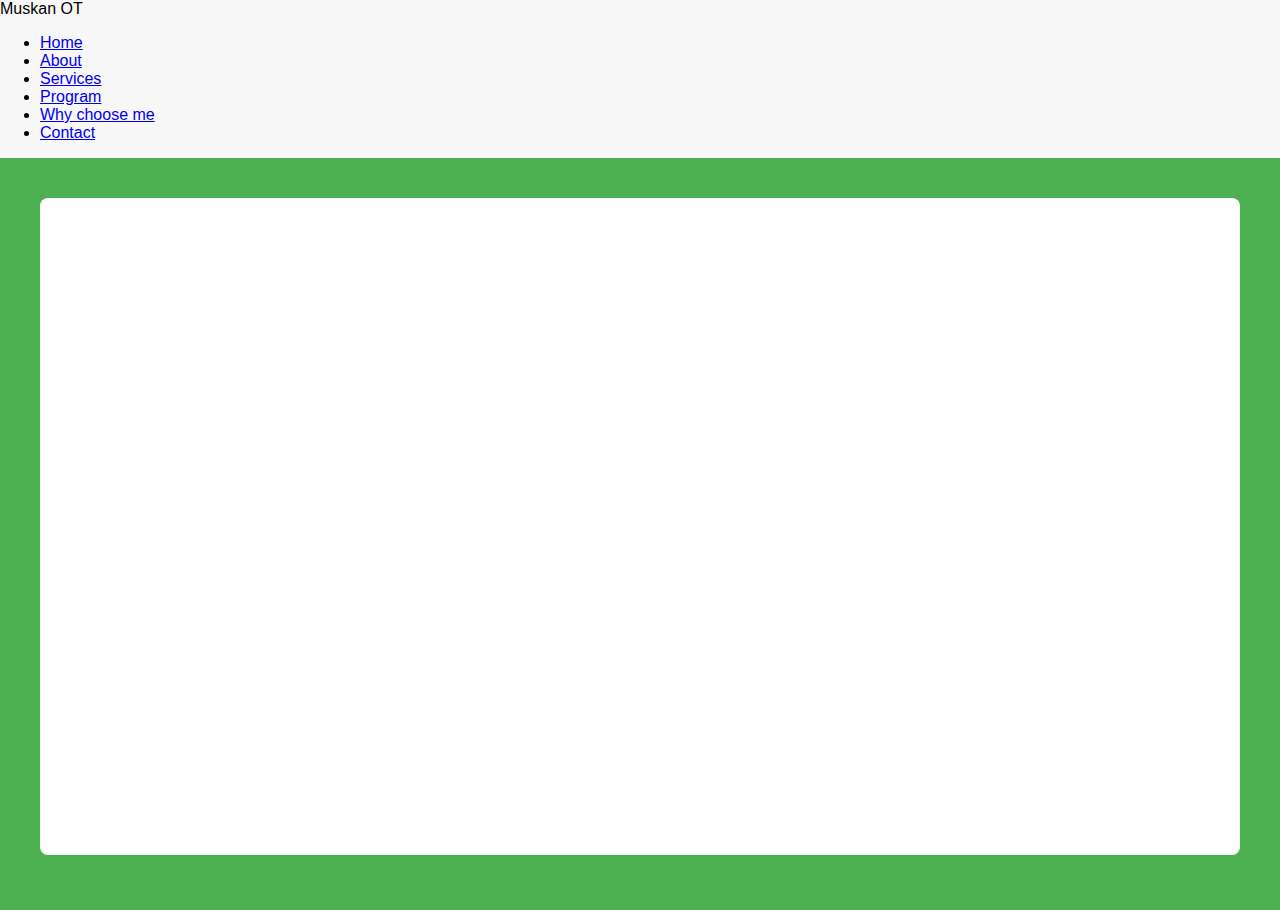
<file: services.html>
<!DOCTYPE html>
<html lang="en">
<head>
  <title>Online Occupational Therapy for Kids | Pediatric OT | Sensory Therapy</title>

<meta name="description" content="Certified Online Occupational Therapy services for children including Pediatric OT, Sensory Integration Therapy, Fine Motor Skills, Handwriting Improvement, Autism and ADHD support. Book online OT sessions for kids." />

<meta name="keywords" content="online occupational therapy, pediatric occupational therapy, sensory therapy for kids, fine motor therapy, handwriting therapy, autism OT, ADHD occupational therapy, online OT sessions" />

<meta name="robots" content="index, follow">

<meta charset="UTF-8">
<meta name="viewport" content="width=device-width, initial-scale=1.0">
<title>Our Services | Online Occupational Therapy</title>

<style>
body{
  font-family: Arial, sans-serif;
  background:#f7f7f7;
  margin:0;
}
header{
  background:#4CAF50;
  color:white;
  padding:20px;
  text-align:center;
}
.section{
  padding:20px;
}
.card{
  background:white;
  padding:15px;
  margin-bottom:15px;
  border-radius:8px;
}
</style>
</head>

<body>
  <!-- NAVBAR START -->
<nav class="navbar">
  <div class="logo">Muskan OT</div>

  <ul class="nav-links">
    <li><a href="index.html">Home</a></li>
    <li><a href="#about">About</a></li>
    <li><a href="#services">Services</a></li>
    <li><a href="program.html">Program</a></li>
    <li><a href="Why choose me.html">Why choose me</a></li>
    <li><a href="#contact">Contact</a></li>
  </ul>
</nav>
<!-- NAVBAR END -->


<header>
  <section class="section">
  <div class="card">
    <h1>Our Occupational Therapy Services</h1>

    <h2>Pediatric Occupational Therapy</h2>
    <p>
      Pediatric Occupational Therapy focuses on improving a child’s ability to
      perform daily activities independently. Our online OT sessions help
      children build motor, sensory, cognitive and social skills.
    </p>

    <h2>Sensory Integration Therapy</h2>
    <p>
      Sensory Integration Therapy helps children who are over-sensitive or
      under-responsive to sensory input. Through structured sensory activities,
      children learn to regulate emotions, improve attention and reduce sensory
      overload.
    </p>

    <h2>Fine Motor Skill Development</h2>
    <p>
      Fine motor therapy focuses on hand strength, finger coordination and
      precision skills required for writing, buttoning, cutting and daily
      activities.
    </p>

    <h2>Handwriting Improvement Therapy</h2>
    <p>
      Our handwriting programs address letter formation, spacing, grip and
      writing speed using evidence-based OT techniques suitable for school-aged
      children.
    </p>

    <h2>Autism & ADHD Occupational Therapy</h2>
    <p>
      Specialized OT support for children with Autism and ADHD to improve
      attention, behavior regulation, sensory processing and functional
      independence.
    </p>

    <h2>Developmental Delay Therapy</h2>
    <p>
      Therapy designed to support children with delayed milestones in motor,
      sensory, cognitive and self-care skills using individualized treatment
      plans.
    </p>
  </div>
</section>
</file>
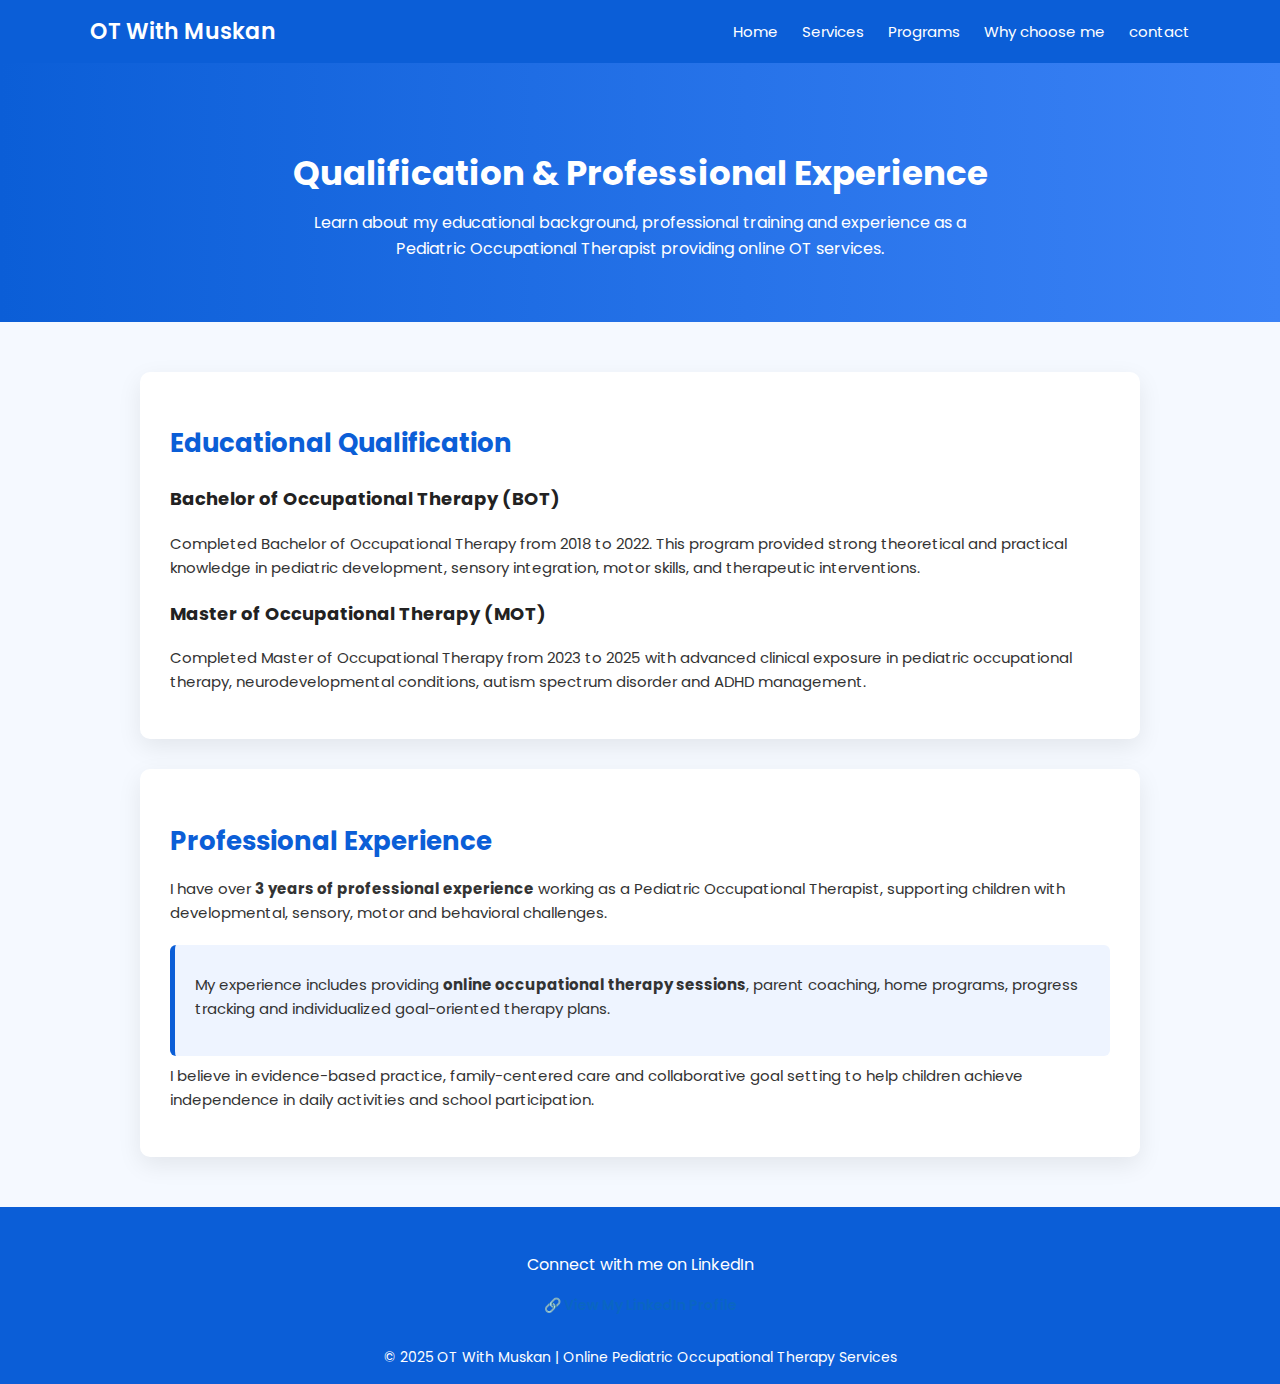
<file: Why choose me.html>
<!DOCTYPE html>
<html lang="en">
<head>
  <meta charset="UTF-8">
  <meta name="viewport" content="width=device-width, initial-scale=1.0">

  <!-- SEO TITLE -->
  <title>Qualification & Experience | Pediatric Occupational Therapist Online</title>

  <!-- SEO META DESCRIPTION -->
  <meta name="description" content="Qualified Pediatric Occupational Therapist with BOT (2018–2022), MOT (2023–2025) and 3+ years experience providing online occupational therapy services for children.">

  <!-- GOOGLE FONT -->
  <link href="https://fonts.googleapis.com/css2?family=Poppins:wght@300;400;600&display=swap" rel="stylesheet">

  <style>
    /* ===== GLOBAL STYLES ===== */
    body {
      margin: 0;
      font-family: 'Poppins', sans-serif;
      background-color: #f5f9ff;
      color: #333;
      line-height: 1.6;
    }

    a {
      text-decoration: none;
    }

    /* ===== NAVBAR ===== */
    .navbar {
      background-color: #0b5ed7;
      padding: 14px 30px;
    }

    .navbar-container {
      max-width: 1100px;
      margin: auto;
      display: flex;
      justify-content: space-between;
      align-items: center;
    }

    .logo {
      color: #fff;
      font-size: 22px;
      font-weight: 600;
    }

    .nav-links a {
      color: #fff;
      margin-left: 20px;
      font-size: 15px;
      font-weight: 400;
    }

    .nav-links a:hover {
      text-decoration: underline;
    }

    /* ===== PAGE HEADER ===== */
    .page-header {
      background: linear-gradient(to right, #0b5ed7, #3b82f6);
      color: #fff;
      padding: 60px 20px;
      text-align: center;
    }

    .page-header h1 {
      font-size: 34px;
      margin-bottom: 10px;
    }

    .page-header p {
      font-size: 16px;
      max-width: 700px;
      margin: auto;
    }

    /* ===== CONTENT SECTION ===== */
    .content-section {
      max-width: 1000px;
      margin: 50px auto;
      padding: 0 20px;
    }

    .card {
      background-color: #fff;
      padding: 30px;
      border-radius: 10px;
      box-shadow: 0 8px 25px rgba(0,0,0,0.08);
      margin-bottom: 30px;
    }

    .card h2 {
      color: #0b5ed7;
      font-size: 26px;
      margin-bottom: 15px;
    }

    .card h3 {
      font-size: 18px;
      margin-top: 20px;
      color: #222;
    }

    .card p {
      font-size: 15px;
      margin-top: 8px;
    }

    /* ===== HIGHLIGHT BOX ===== */
    .highlight {
      background-color: #eef4ff;
      padding: 20px;
      border-left: 5px solid #0b5ed7;
      border-radius: 6px;
      margin-top: 20px;
    }

    /* ===== FOOTER ===== */
    footer {
      background-color: #0b5ed7;
      color: #fff;
      text-align: center;
      padding: 15px;
      font-size: 14px;
      margin-top: 50px;
    }

    /* ===== RESPONSIVE ===== */
    @media (max-width: 768px) {
      .page-header h1 {
        font-size: 26px;
      }
    }
  </style>
</head>

<body>

  <!-- ===== NAVBAR ===== -->
  <nav class="navbar">
    <div class="navbar-container">
      <div class="logo">OT With Muskan</div>
      <div class="nav-links">
        <a href="index.html">Home</a>
        <a href="services.html">Services</a>
        <a href="program.html">Programs</a>
        <a href="Why choose me.html">Why choose me</a>
        <a href="contact.html">contact</a>
      </div>
      </nav>

  <!-- ===== HEADER ===== -->
  <section class="page-header">
    <h1>Qualification & Professional Experience</h1>
    <p>
      Learn about my educational background, professional training and experience
      as a Pediatric Occupational Therapist providing online OT services.
    </p>
  </section>

  <!-- ===== MAIN CONTENT ===== -->
  <section class="content-section">

    <!-- EDUCATION -->
    <div class="card">
      <h2>Educational Qualification</h2>

      <h3>Bachelor of Occupational Therapy (BOT)</h3>
      <p>
        Completed Bachelor of Occupational Therapy from 2018 to 2022.
        This program provided strong theoretical and practical knowledge in
        pediatric development, sensory integration, motor skills, and therapeutic interventions.
      </p>

      <h3>Master of Occupational Therapy (MOT)</h3>
      <p>
        Completed Master of Occupational Therapy from 2023 to 2025 with advanced
        clinical exposure in pediatric occupational therapy, neurodevelopmental conditions,
        autism spectrum disorder and ADHD management.
      </p>
    </div>

    <!-- EXPERIENCE -->
    <div class="card">
      <h2>Professional Experience</h2>

      <p>
        I have over <strong>3 years of professional experience</strong> working as a Pediatric
        Occupational Therapist, supporting children with developmental, sensory,
        motor and behavioral challenges.
      </p>

      <div class="highlight">
        <p>
          My experience includes providing <strong>online occupational therapy sessions</strong>,
          parent coaching, home programs, progress tracking and individualized goal-oriented therapy plans.
        </p>
      </div>

      <p>
        I believe in evidence-based practice, family-centered care and collaborative
        goal setting to help children achieve independence in daily activities and school participation.
      </p>
    </div>

  </section>

  <!-- ===== FOOTER ===== -->
  <footer>
    <div style="text-align:center; margin: 30px 0;">
  <p style="font-size:16px;">Connect with me on LinkedIn</p>
  <a href="https://www.linkedin.com/in/muskan-saini-85656321a" target="_blank"
     style="text-decoration:none; color:#0A66C2; font-weight:600;">
    🔗 View My LinkedIn Profile
  </a>
</div>
    © 2025 OT With Muskan | Online Pediatric Occupational Therapy Services
  </footer>

</body>
</html>
</file>
